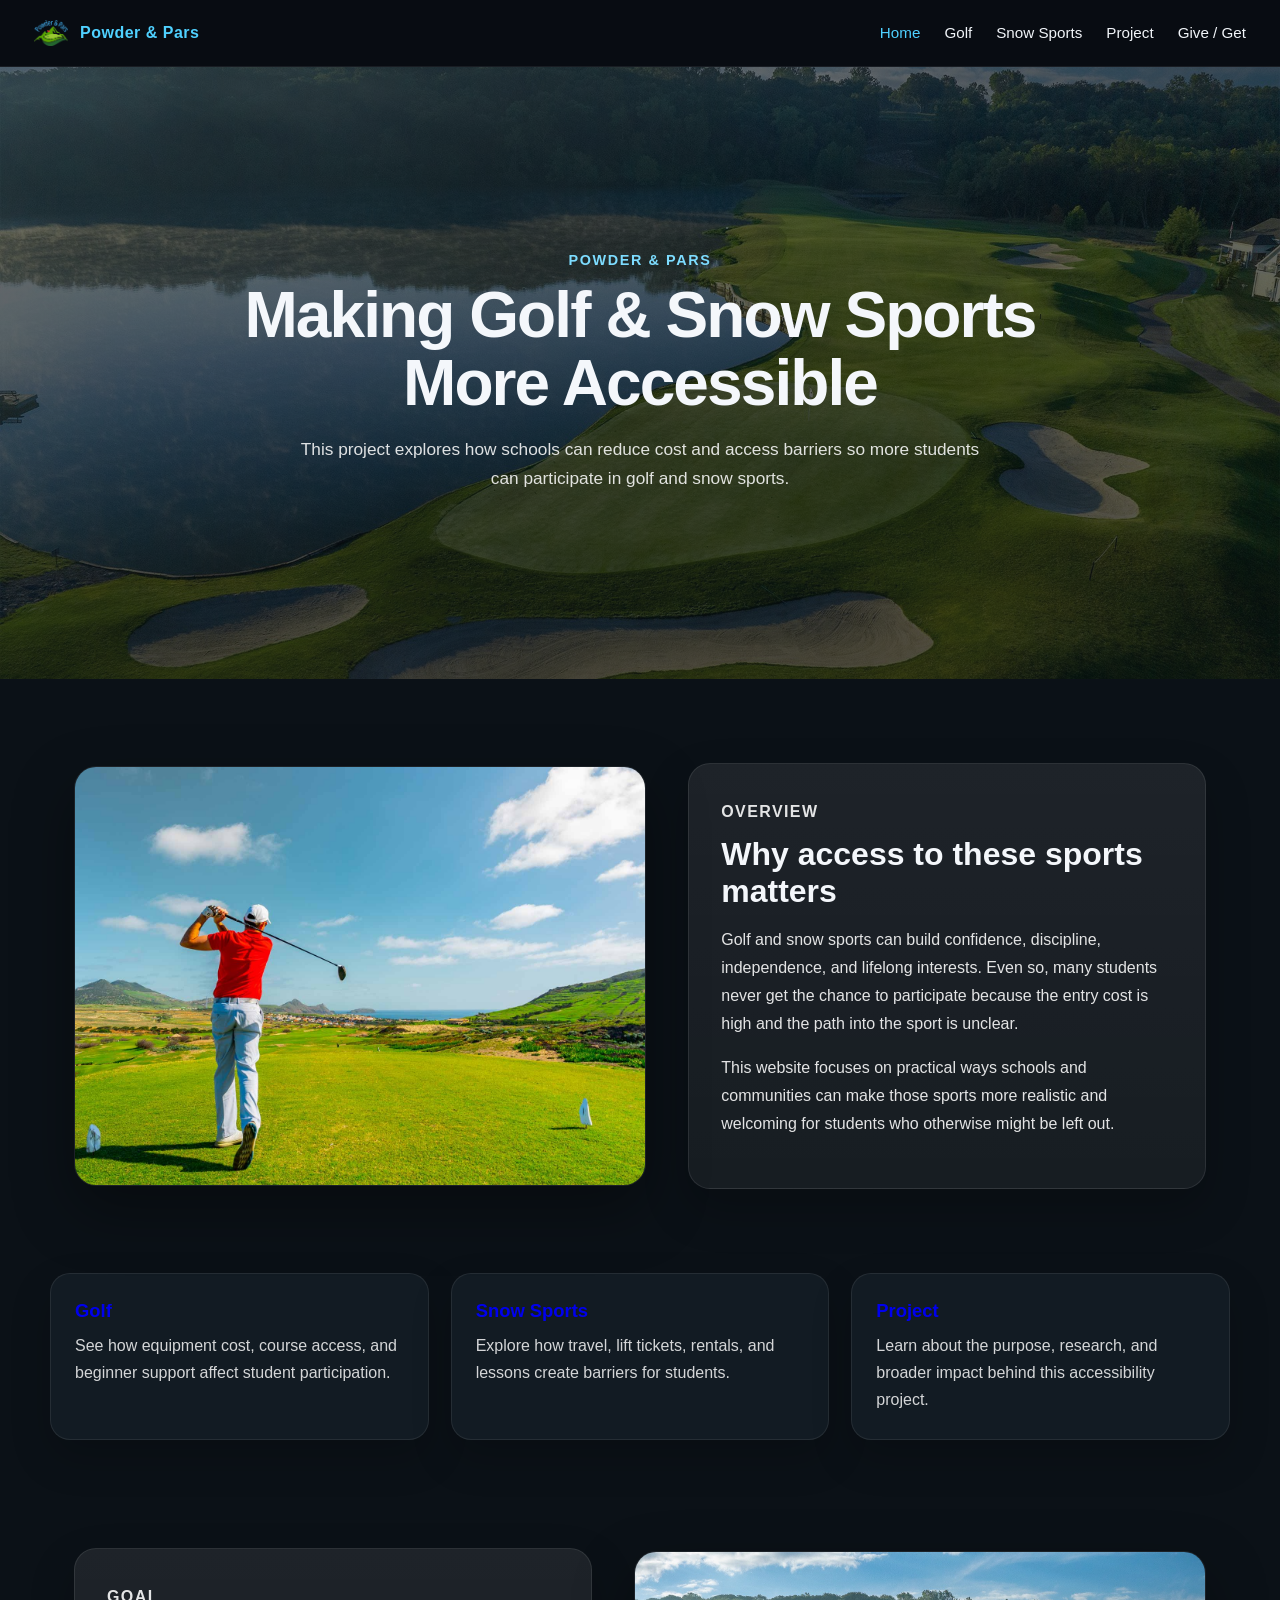
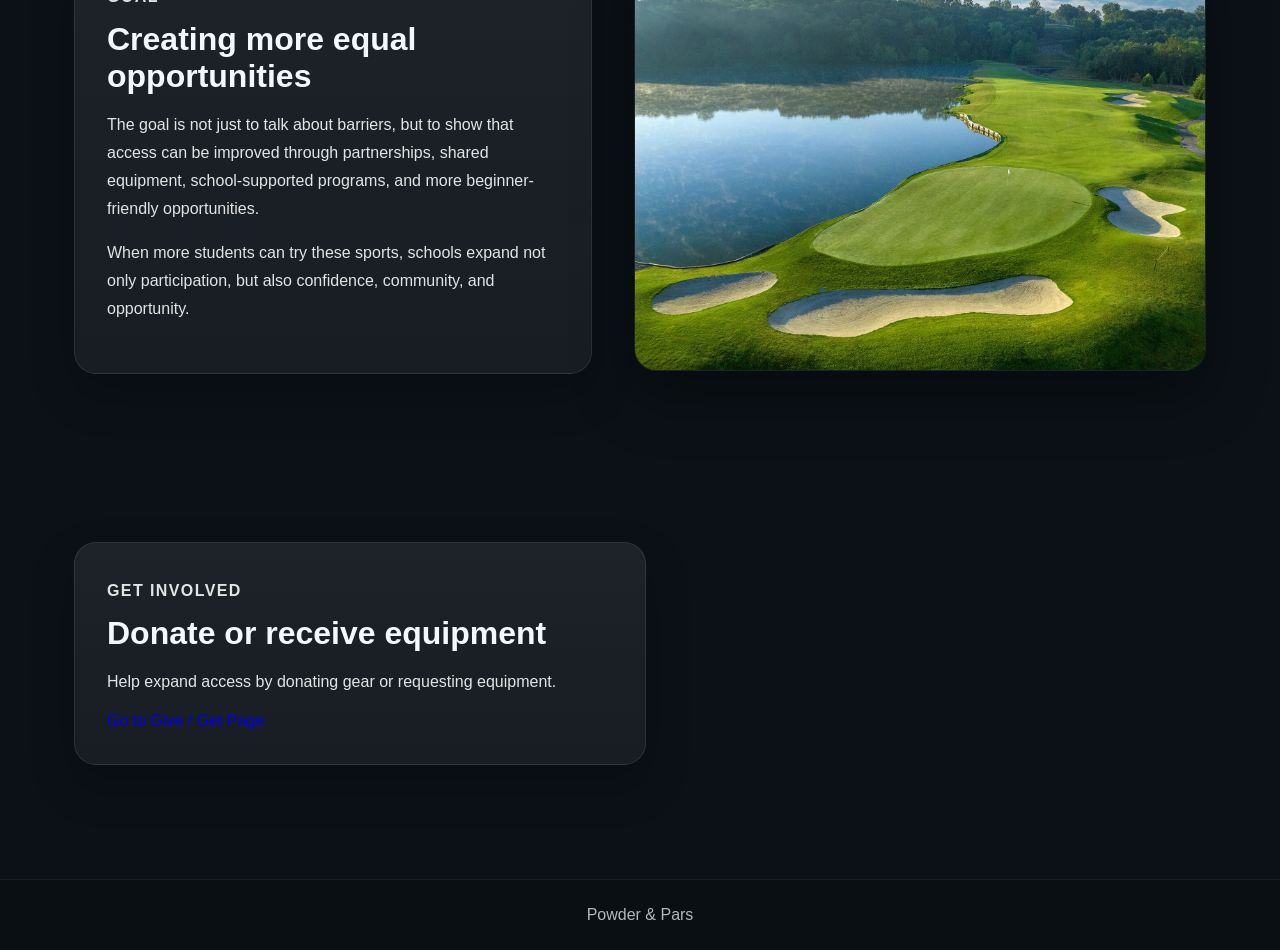
<file: index.html>
<!DOCTYPE html>
<html lang="en">
<head>
  <meta charset="UTF-8">
  <meta name="viewport" content="width=device-width, initial-scale=1.0">
  <title>Powder & Pars</title>
  <link rel="stylesheet" href="style.css">
</head>
<body>

  <nav class="navbar">
    <a href="index.html" class="brand">
      <img src="images/logo.png" alt="Access Sports logo" class="brand-logo">
      <span>Powder & Pars</span>
    </a>

    <ul class="nav-links">
      <li><a href="index.html" class="active">Home</a></li>
      <li><a href="golf.html">Golf</a></li>
      <li><a href="snow.html">Snow Sports</a></li>
      <li><a href="project.html">Project</a></li>
      <li><a href="give-get.html">Give / Get</a></li>
    </ul>
  </nav>

  <header class="page-hero" style="background-image: linear-gradient(rgba(8,12,18,0.58), rgba(8,12,18,0.72)), url('images/hero.jpg');">
    <div class="hero-inner">
      <p class="eyebrow">Powder & Pars</p>
      <h1>Making Golf &amp; Snow Sports More Accessible</h1>
      <p class="hero-subtext">
        This project explores how schools can reduce cost and access barriers so more students can participate in golf and snow sports.
      </p>
    </div>
  </header>

  <main>
    <section class="split-section">
      <div class="split-image-wrap">
        <img src="images/project1.jpg" alt="Students participating in sports" class="split-image">
      </div>
      <div class="split-text glass-card">
        <p class="section-label">Overview</p>
        <h2>Why access to these sports matters</h2>
        <p>
          Golf and snow sports can build confidence, discipline, independence, and lifelong interests. Even so, many students never get the chance to participate because the entry cost is high and the path into the sport is unclear.
        </p>
        <p>
          This website focuses on practical ways schools and communities can make those sports more realistic and welcoming for students who otherwise might be left out.
        </p>
      </div>
    </section>

    <section class="feature-band">
      <div class="feature-band-inner">
        <a href="golf.html" class="mini-card">
          <h3>Golf</h3>
          <p>See how equipment cost, course access, and beginner support affect student participation.</p>
        </a>

        <a href="snow.html" class="mini-card">
          <h3>Snow Sports</h3>
          <p>Explore how travel, lift tickets, rentals, and lessons create barriers for students.</p>
        </a>

        <a href="project.html" class="mini-card">
          <h3>Project</h3>
          <p>Learn about the purpose, research, and broader impact behind this accessibility project.</p>
        </a>
      </div>
    </section>

    <section class="split-section reverse">
      <div class="split-image-wrap">
        <img src="images/hero.jpg" alt="Golf and snow sports theme" class="split-image">
      </div>
      <div class="split-text glass-card">
        <p class="section-label">Goal</p>
        <h2>Creating more equal opportunities</h2>
        <p>
          The goal is not just to talk about barriers, but to show that access can be improved through partnerships, shared equipment, school-supported programs, and more beginner-friendly opportunities.
        </p>
        <p>
          When more students can try these sports, schools expand not only participation, but also confidence, community, and opportunity.
        </p>
      </div>
    </section>

    <section class="split-section">
  <div class="split-text glass-card">
    <p class="section-label">Get Involved</p>
    <h2>Donate or receive equipment</h2>
    <p>
      Help expand access by donating gear or requesting equipment.
    </p>

    <a href="give-get.html" class="cta-button">Go to Give / Get Page</a>
  </div>
</section>
    
  </main>

  <footer class="site-footer">
    <p>Powder & Pars</p>
  </footer>

  <script src="script.js"></script>
</body>
</html>
</file>
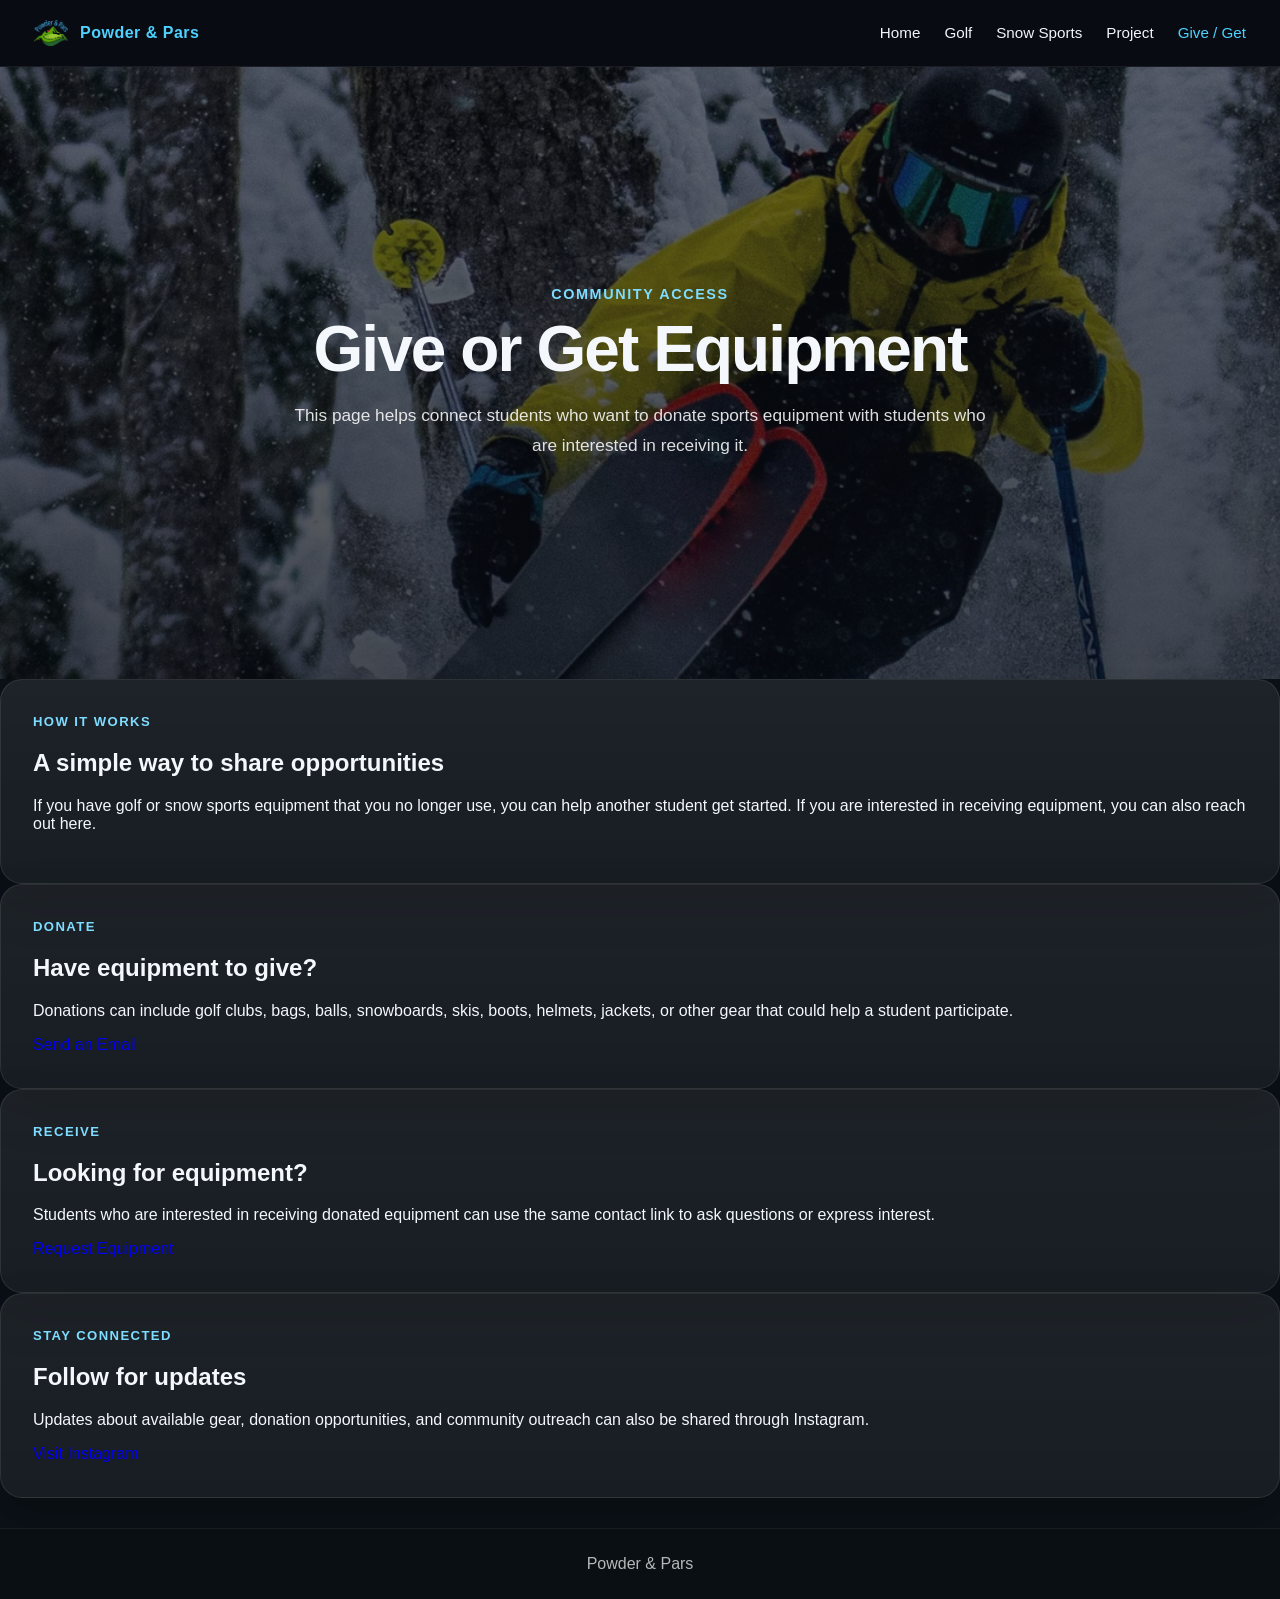
<file: give-get.html>
<!DOCTYPE html>
<html lang="en">
<head>
  <meta charset="UTF-8">
  <meta name="viewport" content="width=device-width, initial-scale=1.0">
  <title>Give / Get Equipment | Powder & Pars</title>
  <link rel="stylesheet" href="style.css">
</head>
<body>

  <nav class="navbar">
    <a href="index.html" class="brand">
      <img src="images/logo.png" alt="Access Sports logo" class="brand-logo">
      <span>Powder & Pars</span>
    </a>

    <ul class="nav-links">
      <li><a href="index.html">Home</a></li>
      <li><a href="golf.html">Golf</a></li>
      <li><a href="snow.html">Snow Sports</a></li>
      <li><a href="project.html">Project</a></li>
      <li><a href="give-get.html" class="active">Give / Get</a></li>
    </ul>
  </nav>

  <header class="page-hero" style="background-image: linear-gradient(rgba(8,12,18,0.6), rgba(8,12,18,0.72)), url('images/project-bg.jpg');">
    <div class="hero-inner">
      <p class="eyebrow">Community Access</p>
      <h1>Give or Get Equipment</h1>
      <p class="hero-subtext">
        This page helps connect students who want to donate sports equipment with students who are interested in receiving it.
      </p>
    </div>
  </header>

  <main class="compact-page">
    <section class="compact-intro">
      <div class="glass-card compact-intro-card">
        <p class="section-label">How It Works</p>
        <h2>A simple way to share opportunities</h2>
        <p>
          If you have golf or snow sports equipment that you no longer use, you can help another student get started.
          If you are interested in receiving equipment, you can also reach out here.
        </p>
      </div>
    </section>

    <section class="action-grid">
      <div class="glass-card action-card">
        <p class="section-label">Donate</p>
        <h2>Have equipment to give?</h2>
        <p>
          Donations can include golf clubs, bags, balls, snowboards, skis, boots, helmets, jackets, or other gear that could help a student participate.
        </p>
        <a href="mailto:coopbarrows@icloud.com?subject=Equipment Donation" class="cta-button">Send an Email</a>
      </div>

      <div class="glass-card action-card">
        <p class="section-label">Receive</p>
        <h2>Looking for equipment?</h2>
        <p>
          Students who are interested in receiving donated equipment can use the same contact link to ask questions or express interest.
        </p>
        <a href="mailto:coopbarrows@icloud.com?subject=Equipment Request" class="cta-button">Request Equipment</a>
      </div>

      <div class="glass-card action-card full-width-card">
        <p class="section-label">Stay Connected</p>
        <h2>Follow for updates</h2>
        <p>
          Updates about available gear, donation opportunities, and community outreach can also be shared through Instagram.
        </p>
        <a href="https://www.instagram.com/powderandpars?igsh=YjNjc3gwdGRrajgw&utm_source=qr" target="_blank" class="cta-button">Visit Instagram</a>
      </div>
    </section>
  </main>

  <footer class="site-footer">
    <p>Powder & Pars</p>
  </footer>

  <script src="script.js"></script>
</body>
</html>
</file>
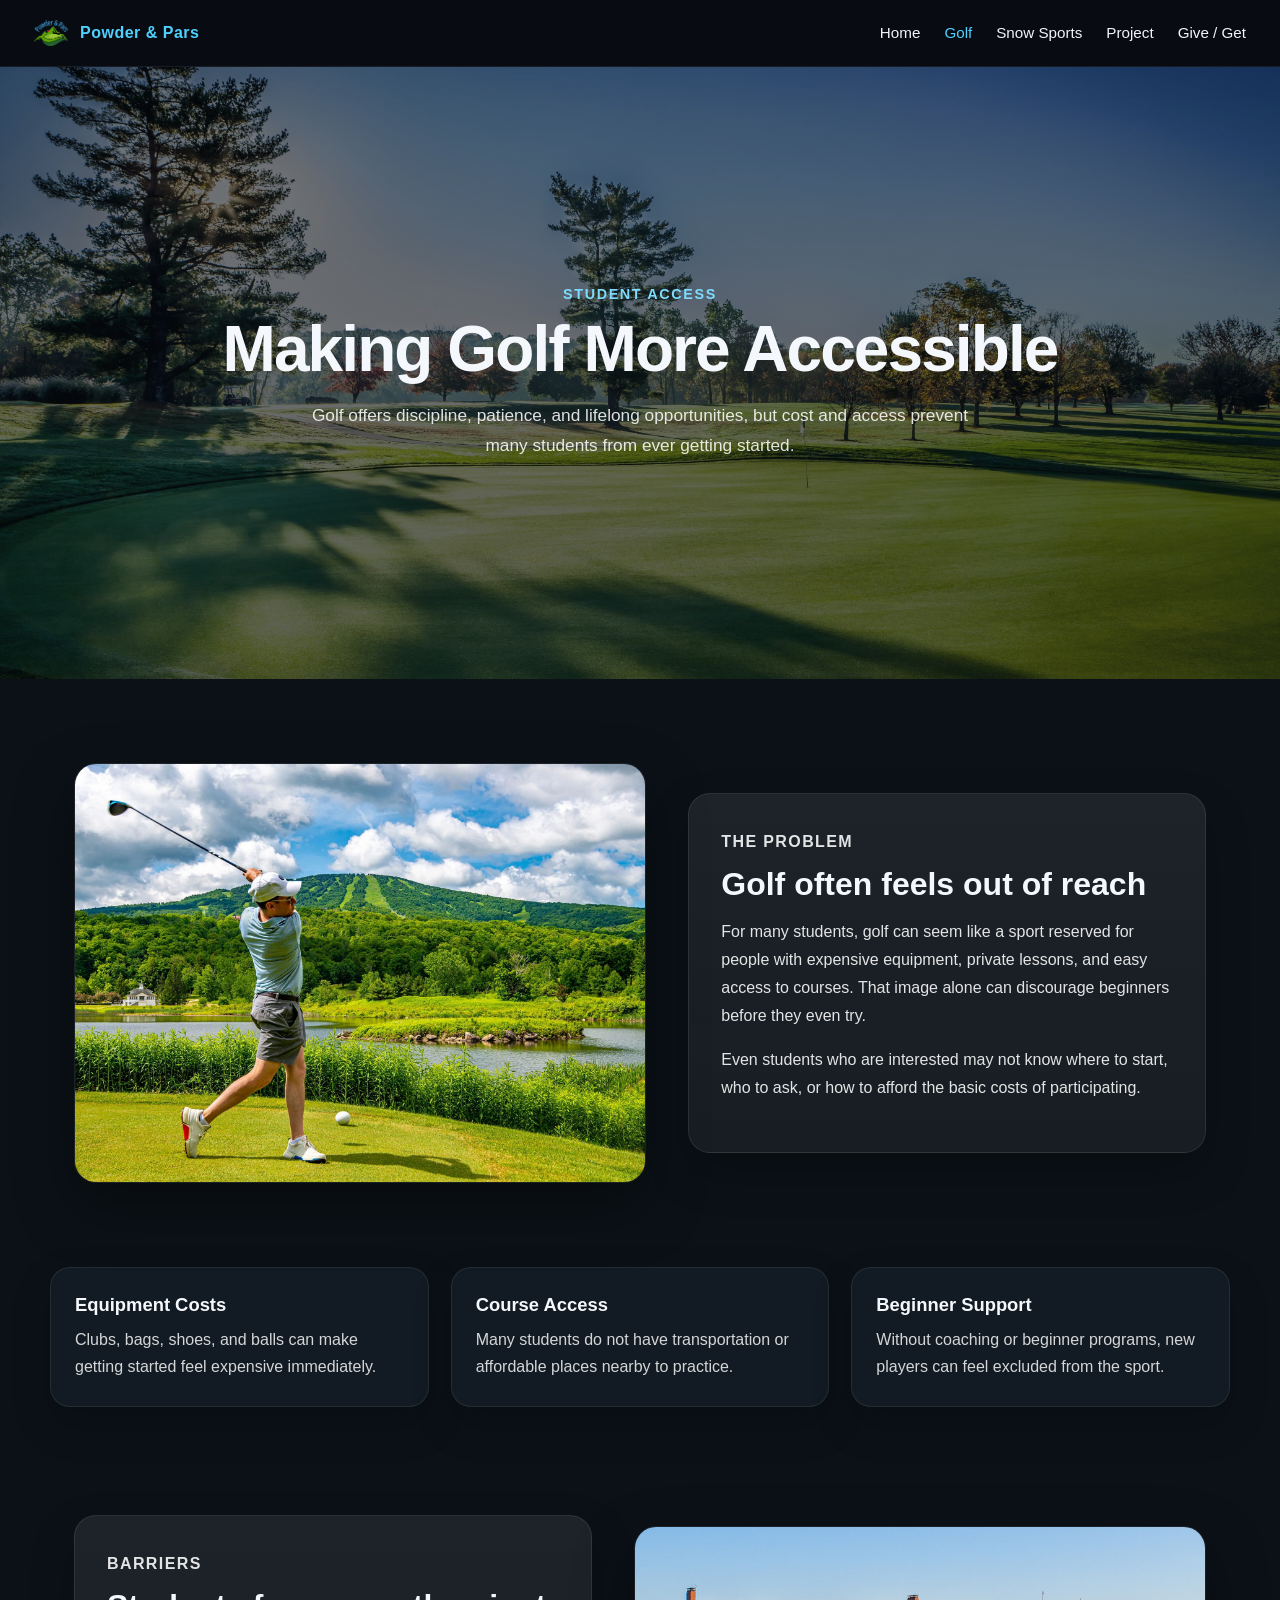
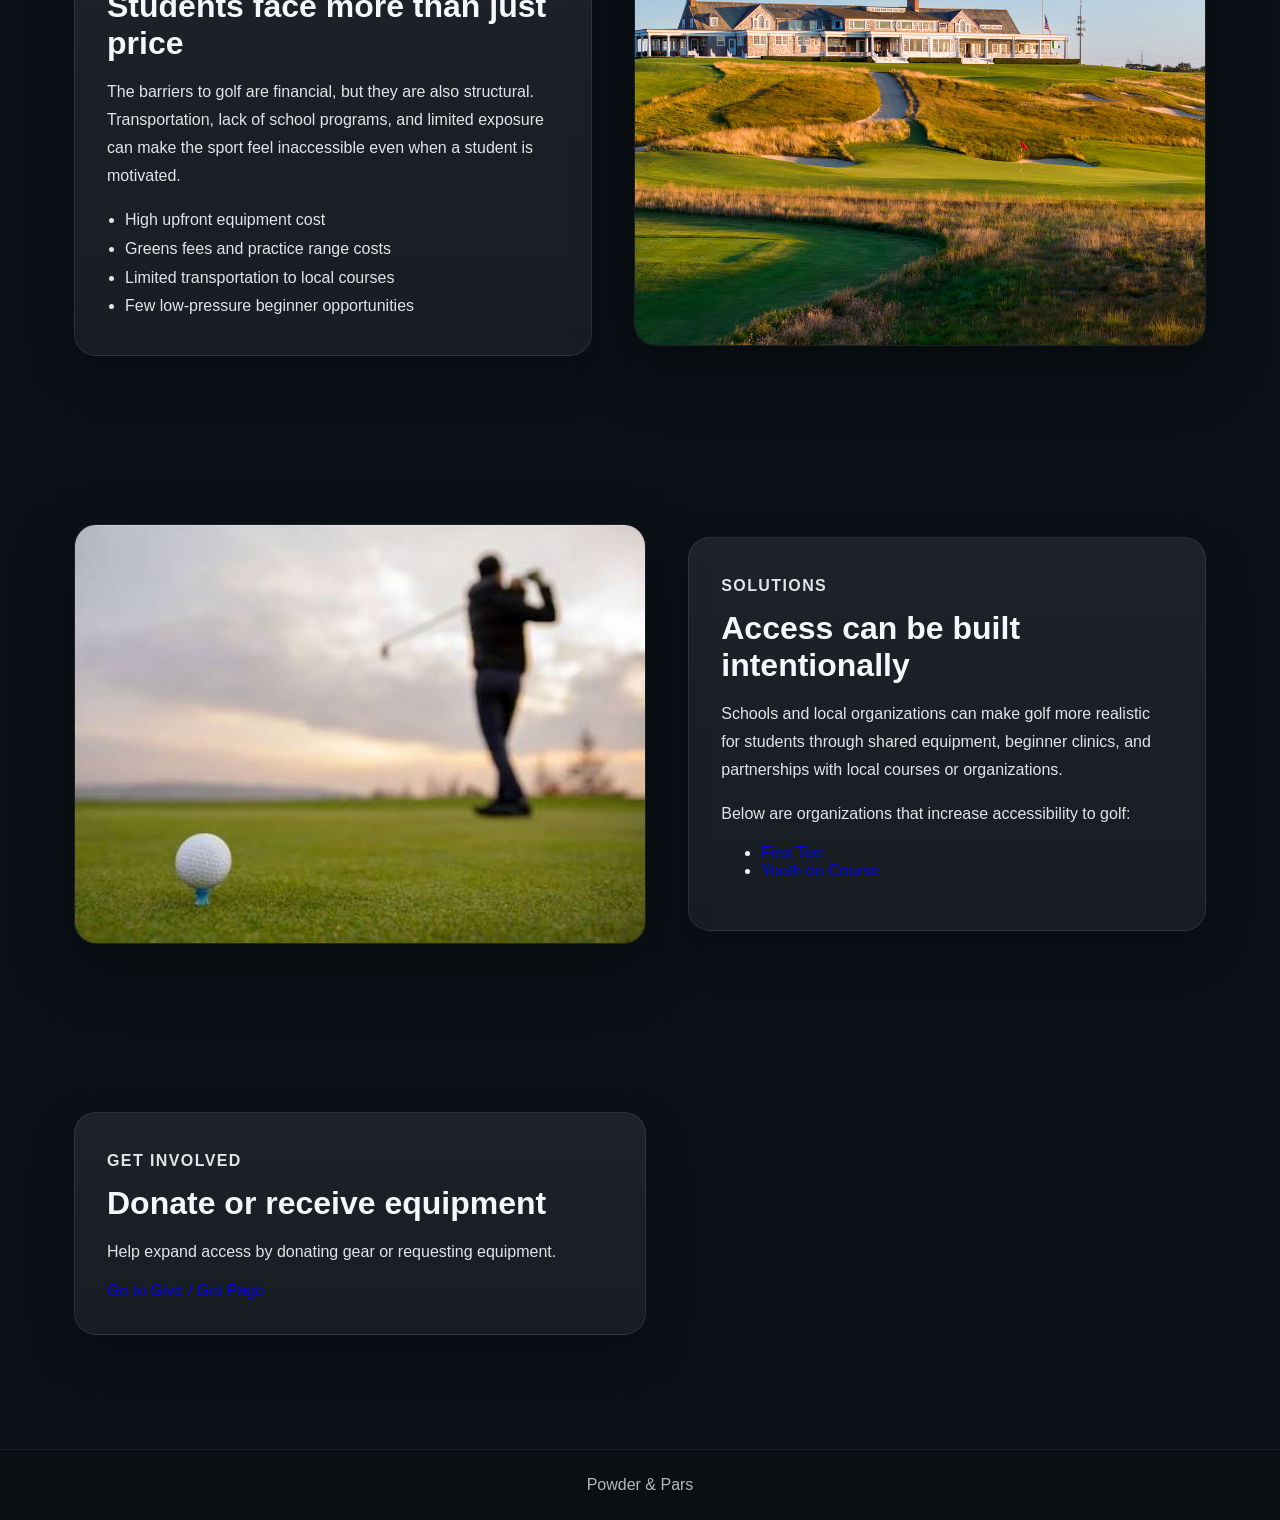
<file: golf.html>
<!DOCTYPE html>
<html lang="en">
<head>
  <meta charset="UTF-8">
  <meta name="viewport" content="width=device-width, initial-scale=1.0">
  <title>Golf Accessibility | Powder & Pars</title>
  <link rel="stylesheet" href="style.css">
</head>
<body>

  <nav class="navbar">
    <a href="index.html" class="brand">
      <img src="images/logo.png" alt="Access Sports logo" class="brand-logo">
      <span>Powder & Pars</span>
    </a>

    <ul class="nav-links">
      <li><a href="index.html">Home</a></li>
      <li><a href="golf.html" class="active">Golf</a></li>
      <li><a href="snow.html">Snow Sports</a></li>
      <li><a href="project.html">Project</a></li>
      <li><a href="give-get.html">Give / Get</a></li>
    </ul>
  </nav>

  <header class="page-hero" style="background-image: linear-gradient(rgba(7,12,18,0.55), rgba(7,12,18,0.65)), url('images/golf-bg.jpg');">
    <div class="hero-inner">
      <p class="eyebrow">Student Access</p>
      <h1>Making Golf More Accessible</h1>
      <p class="hero-subtext">
        Golf offers discipline, patience, and lifelong opportunities, but cost and access prevent many students from ever getting started.
      </p>
    </div>
  </header>

  <main>
    <section class="split-section">
      <div class="split-image-wrap">
        <img src="images/golf1.jpg" alt="Student golfer" class="split-image">
      </div>
      <div class="split-text glass-card">
        <p class="section-label">The Problem</p>
        <h2>Golf often feels out of reach</h2>
        <p>
          For many students, golf can seem like a sport reserved for people with expensive equipment, private lessons, and easy access to courses. That image alone can discourage beginners before they even try.
        </p>
        <p>
          Even students who are interested may not know where to start, who to ask, or how to afford the basic costs of participating.
        </p>
      </div>
    </section>

    <section class="feature-band">
      <div class="feature-band-inner">
        <div class="mini-card">
          <h3>Equipment Costs</h3>
          <p>Clubs, bags, shoes, and balls can make getting started feel expensive immediately.</p>
        </div>
        <div class="mini-card">
          <h3>Course Access</h3>
          <p>Many students do not have transportation or affordable places nearby to practice.</p>
        </div>
        <div class="mini-card">
          <h3>Beginner Support</h3>
          <p>Without coaching or beginner programs, new players can feel excluded from the sport.</p>
        </div>
      </div>
    </section>

    <section class="split-section reverse">
      <div class="split-image-wrap">
        <img src="images/golf2.jpg" alt="Golf equipment or course" class="split-image">
      </div>
      <div class="split-text glass-card">
        <p class="section-label">Barriers</p>
        <h2>Students face more than just price</h2>
        <p>
          The barriers to golf are financial, but they are also structural. Transportation, lack of school programs, and limited exposure can make the sport feel inaccessible even when a student is motivated.
        </p>
        <ul class="clean-list">
          <li>High upfront equipment cost</li>
          <li>Greens fees and practice range costs</li>
          <li>Limited transportation to local courses</li>
          <li>Few low-pressure beginner opportunities</li>
        </ul>
      </div>
    </section>

    <section class="split-section">
      <div class="split-image-wrap">
        <img src="images/golf3.jpg" alt="Golf lesson or youth players" class="split-image">
      </div>
      <div class="split-text glass-card">
        <p class="section-label">Solutions</p>
        <h2>Access can be built intentionally</h2>
        <p>
          Schools and local organizations can make golf more realistic for students through shared equipment, beginner clinics, and partnerships with local courses or organizations.
        </p>
        <p>Below are organizations that increase accessibility to golf:</p>
<ul>
  <li><a href="https://firsttee.org/" target="_blank">First Tee</a></li>
  <li><a href="https://youthoncourse.org/" target="_blank">Youth on Course</a></li>
</ul>

        </p>
      </div>
    </section>

    <section class="split-section">
  <div class="split-text glass-card">
    <p class="section-label">Get Involved</p>
    <h2>Donate or receive equipment</h2>
    <p>
      Help expand access by donating gear or requesting equipment.
    </p>

    <a href="give-get.html" class="cta-button">Go to Give / Get Page</a>
  </div>
</section>
    
  </main>

  <footer class="site-footer">
    <p>Powder & Pars</p>
  </footer>

  <script src="script.js"></script>
</body>
</html>
</file>
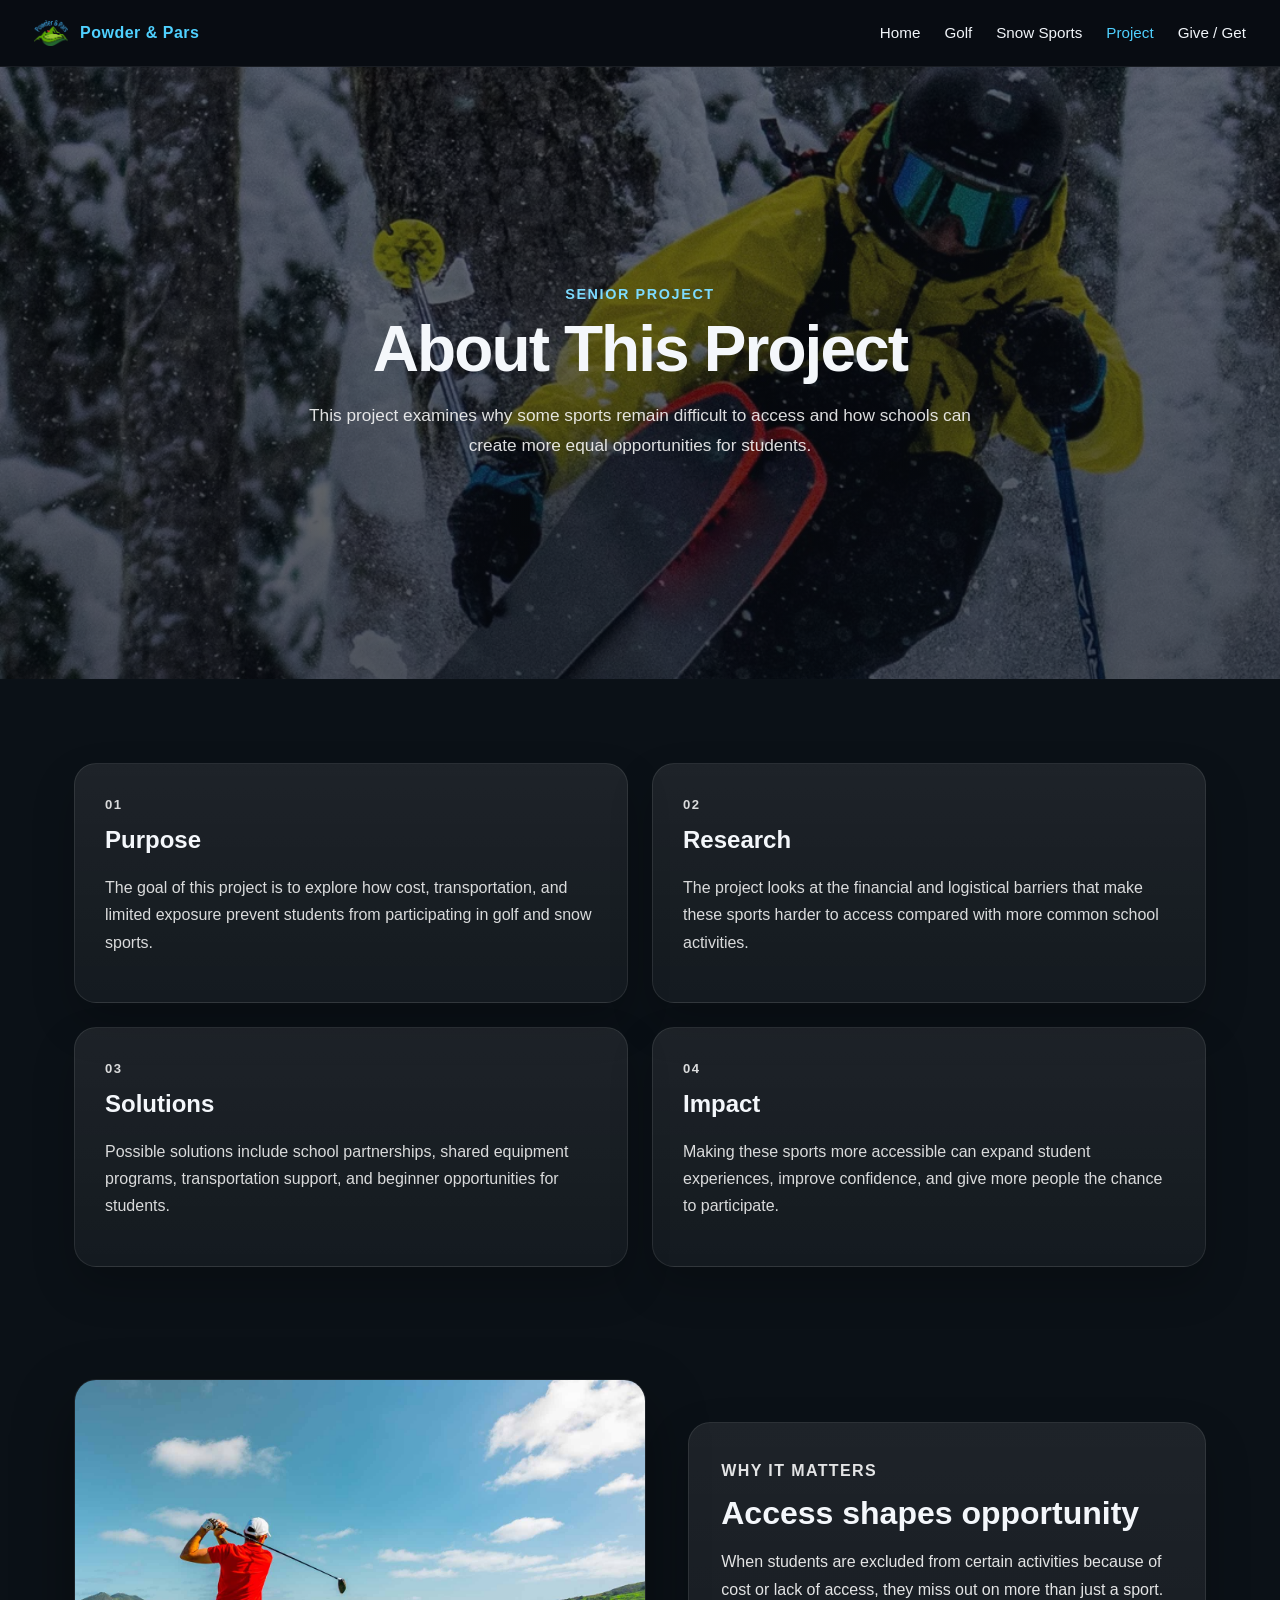
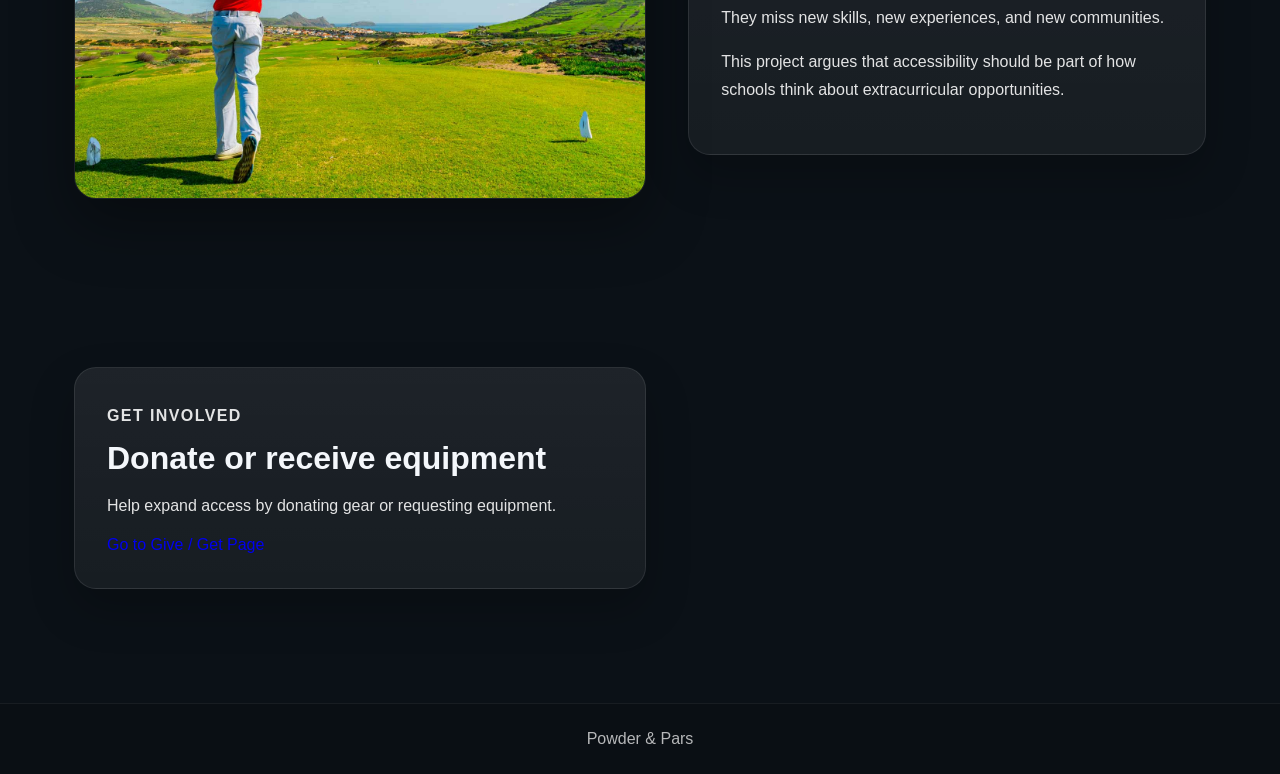
<file: project.html>
<!DOCTYPE html>
<html lang="en">
<head>
  <meta charset="UTF-8">
  <meta name="viewport" content="width=device-width, initial-scale=1.0">
  <title>Project Information | Powder & Pars</title>
  <link rel="stylesheet" href="style.css">
</head>
<body>

  <nav class="navbar">
    <a href="index.html" class="brand">
      <img src="images/logo.png" alt="Access Sports logo" class="brand-logo">
      <span>Powder & Pars</span>
    </a>

    <ul class="nav-links">
      <li><a href="index.html">Home</a></li>
      <li><a href="golf.html">Golf</a></li>
      <li><a href="snow.html">Snow Sports</a></li>
      <li><a href="project.html" class="active">Project</a></li>
      <li><a href="give-get.html">Give / Get</a></li>
    </ul>
  </nav>

  <header class="page-hero" style="background-image: linear-gradient(rgba(8,12,18,0.58), rgba(8,12,18,0.68)), url('images/project-bg.jpg');">
    <div class="hero-inner">
      <p class="eyebrow">Senior Project</p>
      <h1>About This Project</h1>
      <p class="hero-subtext">
        This project examines why some sports remain difficult to access and how schools can create more equal opportunities for students.
      </p>
    </div>
  </header>

  <main>
    <section class="grid-section">
      <div class="info-card">
        <p class="section-label">01</p>
        <h2>Purpose</h2>
        <p>
          The goal of this project is to explore how cost, transportation, and limited exposure prevent students from participating in golf and snow sports.
        </p>
      </div>

      <div class="info-card">
        <p class="section-label">02</p>
        <h2>Research</h2>
        <p>
          The project looks at the financial and logistical barriers that make these sports harder to access compared with more common school activities.
        </p>
      </div>

      <div class="info-card">
        <p class="section-label">03</p>
        <h2>Solutions</h2>
        <p>
          Possible solutions include school partnerships, shared equipment programs, transportation support, and beginner opportunities for students.
        </p>
      </div>

      <div class="info-card">
        <p class="section-label">04</p>
        <h2>Impact</h2>
        <p>
          Making these sports more accessible can expand student experiences, improve confidence, and give more people the chance to participate.
        </p>
      </div>
    </section>

    <section class="split-section">
      <div class="split-image-wrap">
        <img src="images/project1.jpg" alt="Project research or student work" class="split-image">
      </div>
      <div class="split-text glass-card">
        <p class="section-label">Why It Matters</p>
        <h2>Access shapes opportunity</h2>
        <p>
          When students are excluded from certain activities because of cost or lack of access, they miss out on more than just a sport. They miss new skills, new experiences, and new communities.
        </p>
        <p>
          This project argues that accessibility should be part of how schools think about extracurricular opportunities.
        </p>
      </div>
    </section>

    <section class="split-section">
  <div class="split-text glass-card">
    <p class="section-label">Get Involved</p>
    <h2>Donate or receive equipment</h2>
    <p>
      Help expand access by donating gear or requesting equipment.
    </p>

    <a href="give-get.html" class="cta-button">Go to Give / Get Page</a>
  </div>
</section>
    
  </main>

  <footer class="site-footer">
    <p>Powder & Pars</p>
  </footer>

  <script src="script.js"></script>
</body>
</html>
</file>
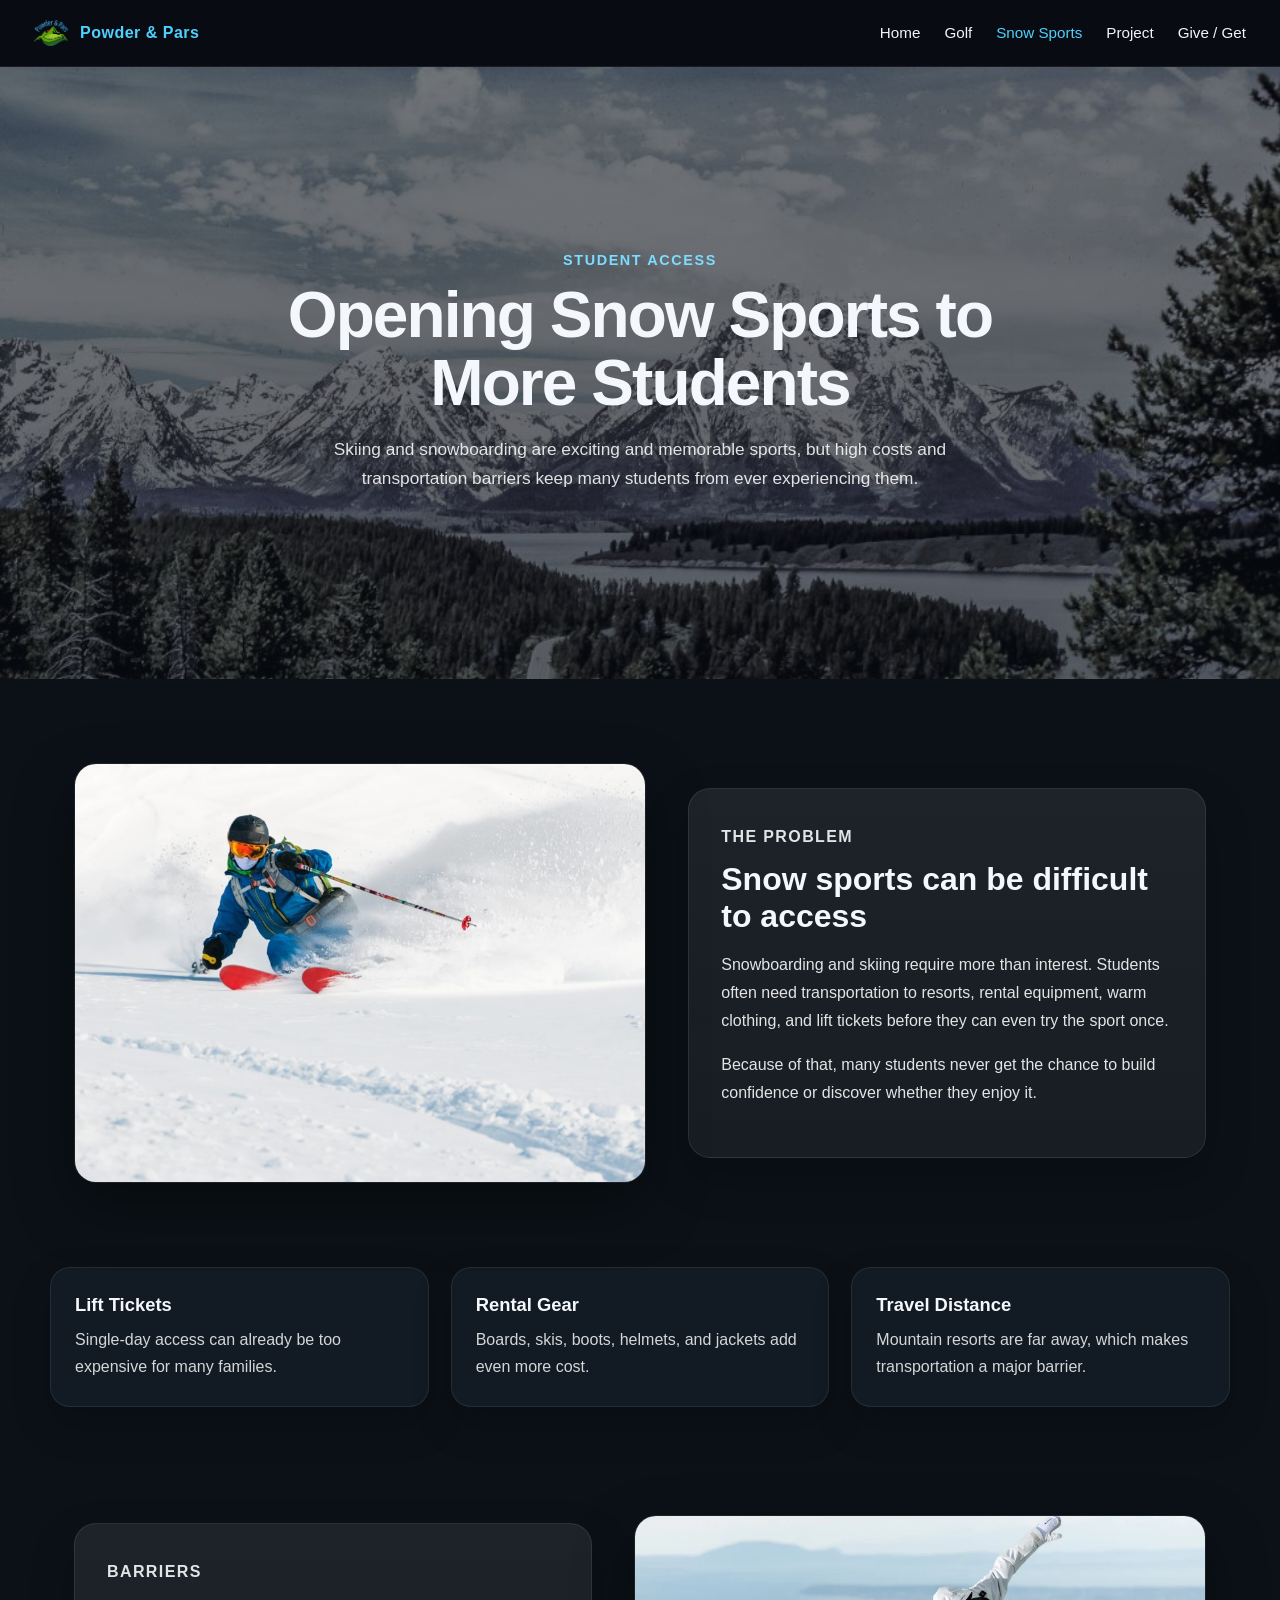
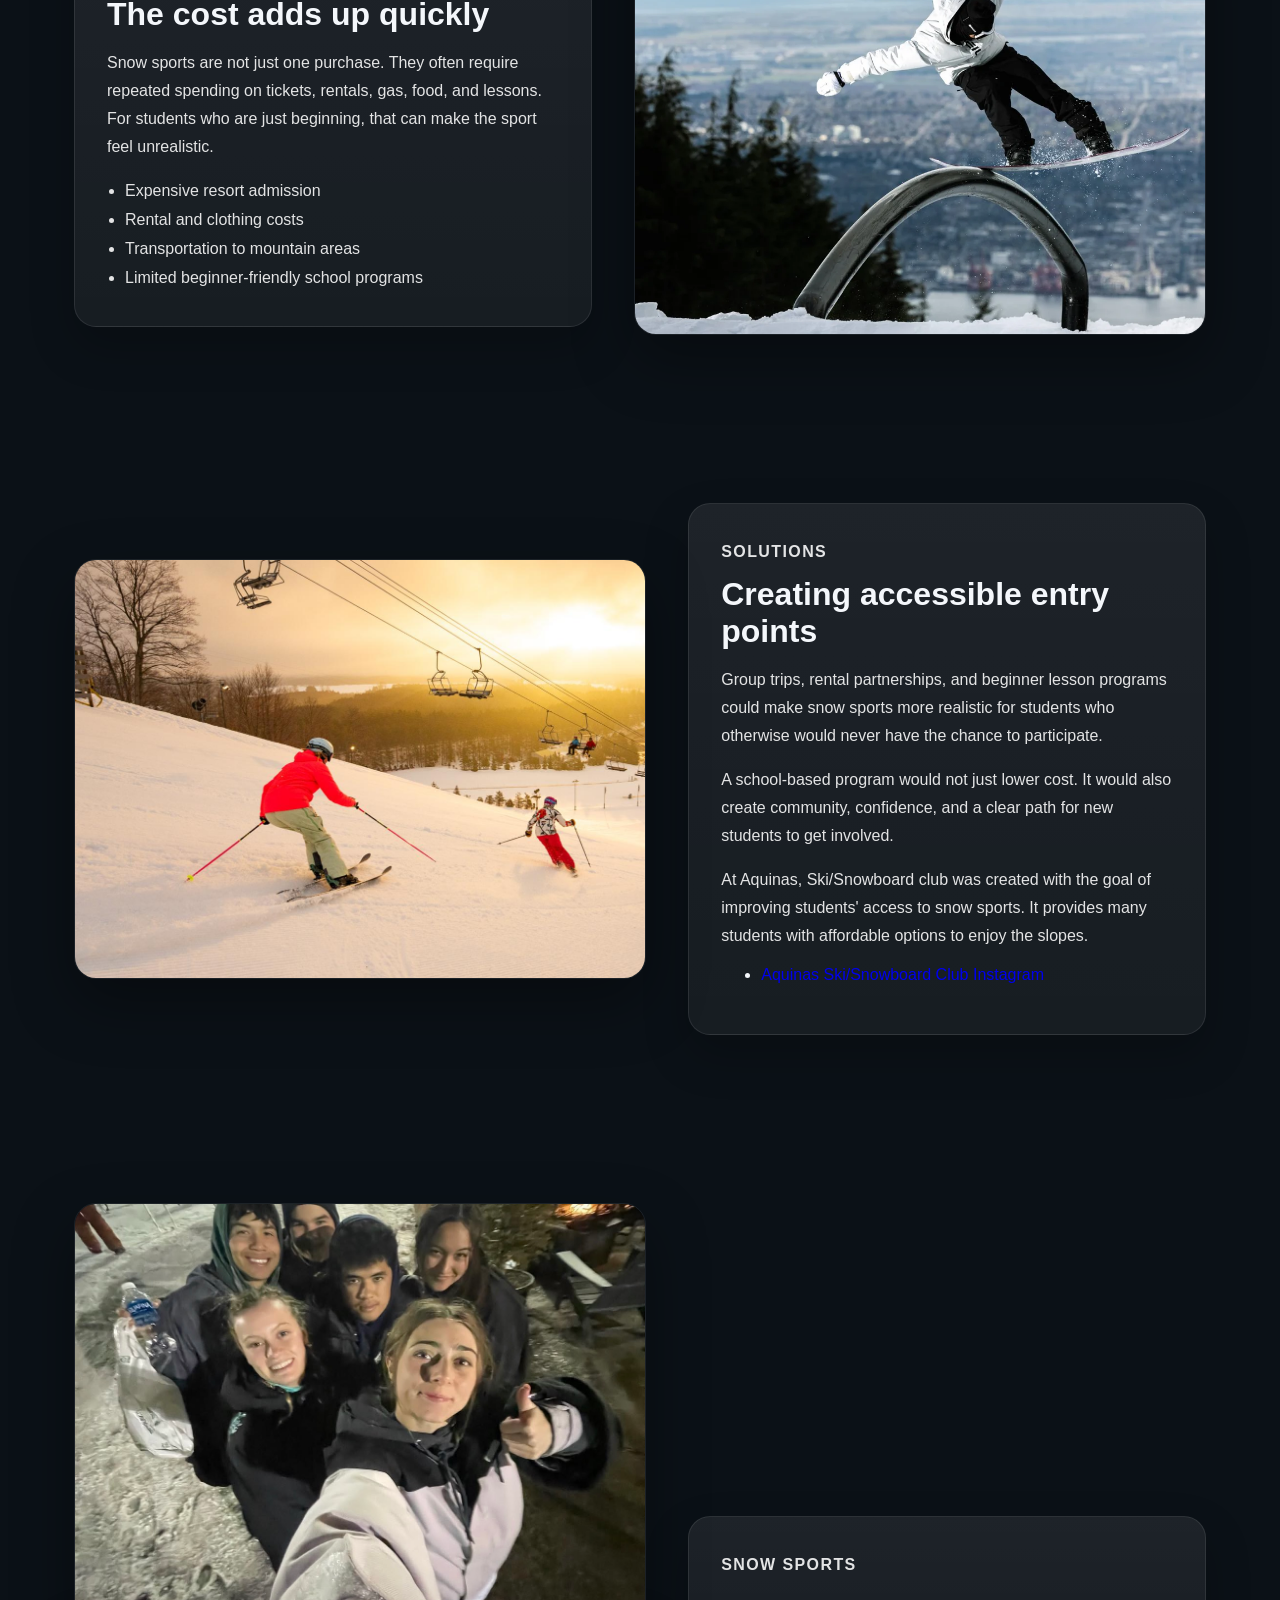
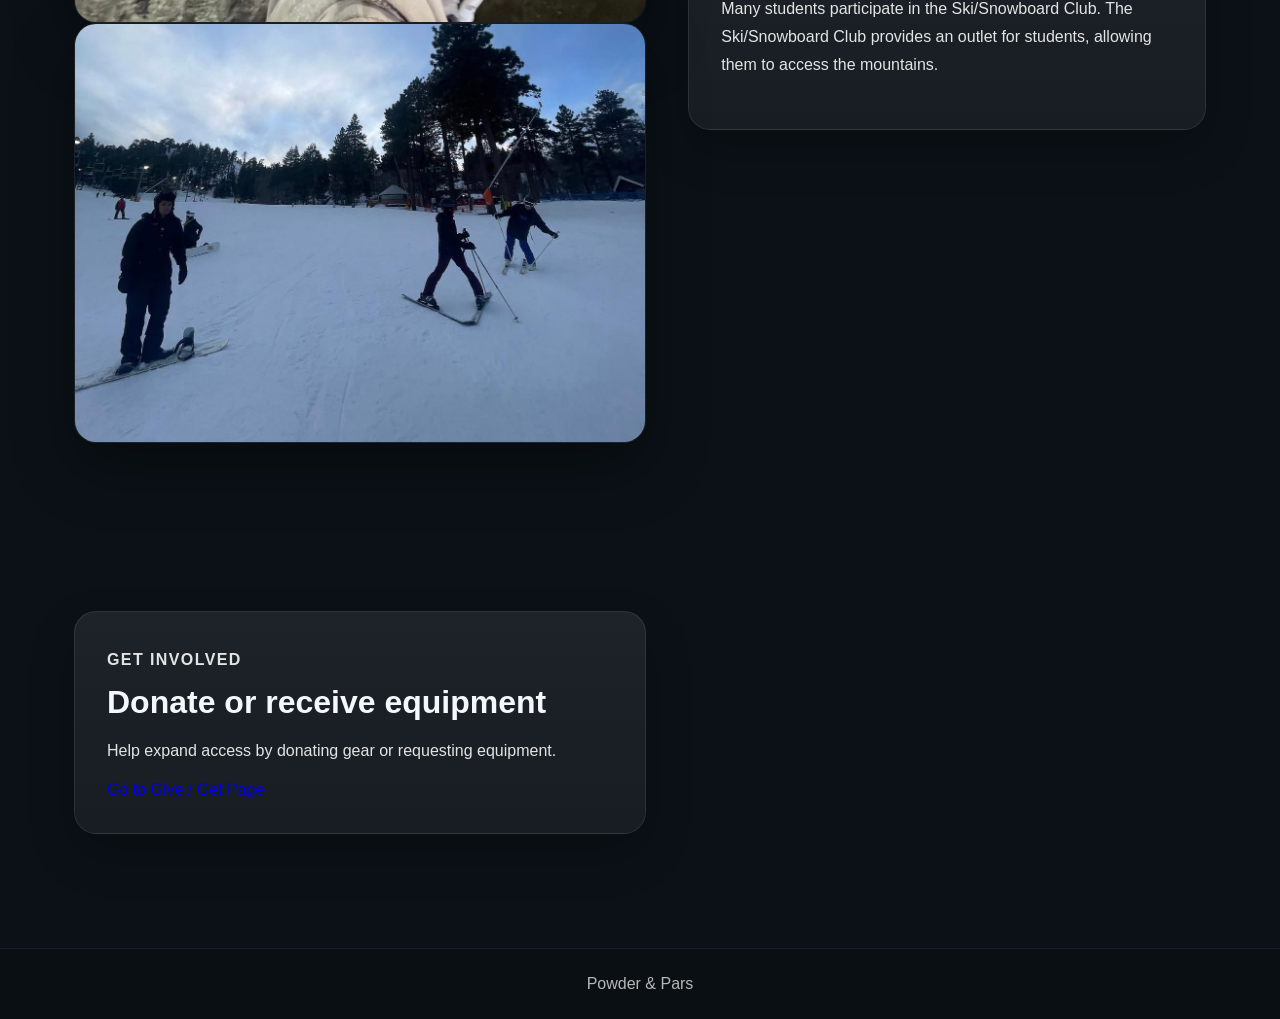
<file: snow.html>
<!DOCTYPE html>
<html lang="en">
<head>
  <meta charset="UTF-8">
  <meta name="viewport" content="width=device-width, initial-scale=1.0">
  <title>Snow Sports Accessibility | Powder & Pars</title>
  <link rel="stylesheet" href="style.css">
</head>
<body>

  <nav class="navbar">
    <a href="index.html" class="brand">
      <img src="images/logo.png" alt="Access Sports logo" class="brand-logo">
      <span>Powder & Pars</span>
    </a>

    <ul class="nav-links">
      <li><a href="index.html">Home</a></li>
      <li><a href="golf.html">Golf</a></li>
      <li><a href="snow.html" class="active">Snow Sports</a></li>
      <li><a href="project.html">Project</a></li>
      <li><a href="give-get.html">Give / Get</a></li>
    </ul>
  </nav>

  <header class="page-hero" style="background-image: linear-gradient(rgba(8,13,20,0.55), rgba(8,13,20,0.65)), url('images/snow-bg.jpg');">
    <div class="hero-inner">
      <p class="eyebrow">Student Access</p>
      <h1>Opening Snow Sports to More Students</h1>
      <p class="hero-subtext">
        Skiing and snowboarding are exciting and memorable sports, but high costs and transportation barriers keep many students from ever experiencing them.
      </p>
    </div>
  </header>

  <main>
    <section class="split-section">
      <div class="split-image-wrap">
        <img src="images/snow1.jpg" alt="Students skiing or snowboarding" class="split-image">
      </div>
      <div class="split-text glass-card">
        <p class="section-label">The Problem</p>
        <h2>Snow sports can be difficult to access</h2>
        <p>
          Snowboarding and skiing require more than interest. Students often need transportation to resorts, rental equipment, warm clothing, and lift tickets before they can even try the sport once.
        </p>
        <p>
          Because of that, many students never get the chance to build confidence or discover whether they enjoy it.
        </p>
      </div>
    </section>

    <section class="feature-band">
      <div class="feature-band-inner">
        <div class="mini-card">
          <h3>Lift Tickets</h3>
          <p>Single-day access can already be too expensive for many families.</p>
        </div>
        <div class="mini-card">
          <h3>Rental Gear</h3>
          <p>Boards, skis, boots, helmets, and jackets add even more cost.</p>
        </div>
        <div class="mini-card">
          <h3>Travel Distance</h3>
          <p>Mountain resorts are far away, which makes transportation a major barrier.</p>
        </div>
      </div>
    </section>

    <section class="split-section reverse">
      <div class="split-image-wrap">
        <img src="images/snow2.jpg" alt="Snowboarding gear or mountain scene" class="split-image">
      </div>
      <div class="split-text glass-card">
        <p class="section-label">Barriers</p>
        <h2>The cost adds up quickly</h2>
        <p>
          Snow sports are not just one purchase. They often require repeated spending on tickets, rentals, gas, food, and lessons. For students who are just beginning, that can make the sport feel unrealistic.
        </p>
        <ul class="clean-list">
          <li>Expensive resort admission</li>
          <li>Rental and clothing costs</li>
          <li>Transportation to mountain areas</li>
          <li>Limited beginner-friendly school programs</li>
        </ul>
      </div>
    </section>

    <section class="split-section">
      <div class="split-image-wrap">
        <img src="images/snow3.jpg" alt="Students learning snow sports" class="split-image">
      </div>
      <div class="split-text glass-card">
        <p class="section-label">Solutions</p>
        <h2>Creating accessible entry points</h2>
        <p>
          Group trips, rental partnerships, and beginner lesson programs could make snow sports more realistic for students who otherwise would never have the chance to participate.
        </p>
        <p>
          A school-based program would not just lower cost. It would also create community, confidence, and a clear path for new students to get involved.
        </p>
        <p>
          At Aquinas, Ski/Snowboard club was created with the goal of improving students' access to snow sports. It provides many students with affordable options to enjoy the slopes.
        </p>
        <p>
        <ul>
  <li><a href="https://www.instagram.com/aquinas_ski_club?igsh=NTc4MTIwNjQ2YQ%3D%3D&utm_source=qr" target="_blank">Aquinas Ski/Snowboard Club Instagram</a></li>
        </ul>
      </p>
      </div>
    </section>

   <section class="split-section">

  <div class="split-image-wrap grid">
    <img src="images/skiclub.jpg" class="split-image">
    <img src="images/skiclub2.jpg" class="split-image">
  </div>

  <div class="split-text glass-card">
    <p class="section-label">Snow Sports</p>
    <p>
      Many students participate in the Ski/Snowboard Club. The Ski/Snowboard Club provides an outlet for students, allowing them to access the mountains.
    </p>
  </div>

</section>

  <section class="split-section">
  <div class="split-text glass-card">
    <p class="section-label">Get Involved</p>
    <h2>Donate or receive equipment</h2>
    <p>
      Help expand access by donating gear or requesting equipment.
    </p>

    <a href="give-get.html" class="cta-button">Go to Give / Get Page</a>
  </div>
</section>
    
  </main>

  <footer class="site-footer">
    <p>Powder & Pars</p>
  </footer>

  <script src="script.js"></script>
</body>
</html>
</file>
<file: style.css>
* {
  box-sizing: border-box;
}

html {
  scroll-behavior: smooth;
}

body {
  margin: 0;
  font-family: Arial, Helvetica, sans-serif;
  background: #0b1117;
  color: #f4f7fb;
  opacity: 1;
  transition: opacity 0.22s ease;
}

img {
  max-width: 100%;
  display: block;
}

a {
  text-decoration: none;
}

/* NAVIGATION */
.navbar {
  position: sticky;
  top: 0;
  z-index: 1000;
  background: rgba(9, 13, 19, 0.92);
  backdrop-filter: blur(10px);
  border-bottom: 1px solid rgba(255,255,255,0.07);
  display: flex;
  justify-content: space-between;
  align-items: center;
  padding: 16px 34px;
}

.brand {
  display: flex;
  align-items: center;
  gap: 12px;
  color: #4fd1ff;
  font-weight: 700;
  letter-spacing: 0.5px;
  font-size: 1rem;
}

.brand-logo {
  width: 34px;
  height: 34px;
  object-fit: contain;
}

.nav-links {
  list-style: none;
  display: flex;
  gap: 24px;
  margin: 0;
  padding: 0;
}

.nav-links a {
  color: #f1f5f9;
  font-size: 0.95rem;
  font-weight: 500;
  transition: color 0.2s ease, opacity 0.2s ease;
}

.nav-links a:hover,
.nav-links a.active {
  color: #4fd1ff;
}

/* HERO */
.page-hero {
  min-height: 68vh;
  display: flex;
  align-items: center;
  justify-content: center;
  padding: 80px 24px;
  background-size: cover;
  background-position: center;
  background-repeat: no-repeat;
}

.hero-inner {
  max-width: 860px;
  text-align: center;
}

.eyebrow {
  margin: 0 0 14px;
  color: #7ddcff;
  font-size: 0.9rem;
  font-weight: 700;
  text-transform: uppercase;
  letter-spacing: 1.6px;
}

.page-hero h1 {
  margin: 0 0 18px;
  font-size: clamp(2.2rem, 5vw, 4.2rem);
  line-height: 1.05;
  letter-spacing: -0.03em;
}

.hero-subtext {
  margin: 0 auto;
  max-width: 700px;
  color: rgba(255,255,255,0.86);
  font-size: 1.08rem;
  line-height: 1.7;
}

/* HOME PAGE */
.home-intro {
  max-width: 1180px;
  margin: 0 auto;
  padding: 72px 24px 20px;
}

.home-intro-card {
  max-width: 860px;
  margin: 0 auto;
  background: linear-gradient(180deg, rgba(255,255,255,0.08), rgba(255,255,255,0.05));
  border: 1px solid rgba(255,255,255,0.09);
  border-radius: 22px;
  padding: 34px 32px;
  box-shadow: 0 20px 45px rgba(0,0,0,0.22);
}

.home-intro-card h2 {
  margin-top: 0;
  margin-bottom: 14px;
  font-size: 2rem;
  line-height: 1.15;
}

.home-intro-card p {
  color: rgba(255,255,255,0.88);
  line-height: 1.75;
}

.home-cards {
  max-width: 1180px;
  margin: 0 auto;
  padding: 28px 24px 84px;
  display: grid;
  grid-template-columns: repeat(3, 1fr);
  gap: 24px;
}

.home-card {
  overflow: hidden;
  border-radius: 22px;
  background: #121b23;
  border: 1px solid rgba(255,255,255,0.08);
  box-shadow: 0 18px 40px rgba(0,0,0,0.18);
  transition: transform 0.22s ease, box-shadow 0.22s ease, border-color 0.22s ease;
  color: #f4f7fb;
}

.home-card:hover {
  transform: translateY(-6px);
  box-shadow: 0 24px 50px rgba(0,0,0,0.24);
  border-color: rgba(79, 209, 255, 0.32);
}

.home-card img {
  width: 100%;
  height: 220px;
  object-fit: cover;
}

.home-card-content {
  padding: 24px;
}

.home-card-content h3 {
  margin-top: 0;
  margin-bottom: 10px;
  font-size: 1.35rem;
}

.home-card-content p {
  margin-bottom: 16px;
  color: rgba(255,255,255,0.82);
  line-height: 1.7;
}

.card-link {
  color: #7ddcff;
  font-weight: 700;
  font-size: 0.95rem;
}

/* SHARED INNER PAGE SECTIONS */
main {
  width: 100%;
}

.split-section {
  max-width: 1180px;
  margin: 0 auto;
  padding: 84px 24px;
  display: grid;
  grid-template-columns: 1.05fr 0.95fr;
  gap: 42px;
  align-items: center;
}

.split-section.reverse {
  grid-template-columns: 0.95fr 1.05fr;
}

.split-section.reverse .split-image-wrap {
  order: 2;
}

.split-section.reverse .split-text {
  order: 1;
}

.split-image-wrap {
  position: relative;
}

.split-image {
  width: 100%;
  height: 420px;
  object-fit: cover;
  border-radius: 22px;
  box-shadow: 0 24px 60px rgba(0,0,0,0.35);
  border: 1px solid rgba(255,255,255,0.07);
}

.glass-card {
  background: linear-gradient(180deg, rgba(255,255,255,0.08), rgba(255,255,255,0.05));
  border: 1px solid rgba(255,255,255,0.09);
  border-radius: 22px;
  padding: 34px 32px;
  box-shadow: 0 20px 45px rgba(0,0,0,0.22);
}

.section-label {
  margin: 0 0 10px;
  color: #7ddcff;
  font-weight: 700;
  text-transform: uppercase;
  letter-spacing: 1.4px;
  font-size: 0.82rem;
}

.split-text h2,
.info-card h2,
.mini-card h3 {
  margin-top: 0;
}

.split-text h2 {
  margin-bottom: 14px;
  font-size: 2rem;
  line-height: 1.15;
}

.split-text p {
  color: rgba(255,255,255,0.88);
  line-height: 1.75;
  font-size: 1rem;
}

.clean-list {
  margin: 16px 0 0;
  padding-left: 18px;
  color: rgba(255,255,255,0.88);
  line-height: 1.8;
}

/* FEATURE BAND */
.feature-band {
  padding: 0 24px 24px;
}

.feature-band-inner {
  max-width: 1180px;
  margin: 0 auto;
  display: grid;
  grid-template-columns: repeat(3, 1fr);
  gap: 22px;
}

.mini-card {
  background: #121b23;
  border: 1px solid rgba(255,255,255,0.08);
  border-radius: 20px;
  padding: 26px 24px;
  box-shadow: 0 18px 40px rgba(0,0,0,0.18);
}

.mini-card h3 {
  margin-bottom: 10px;
  font-size: 1.15rem;
}

.mini-card p {
  margin: 0;
  line-height: 1.7;
  color: rgba(255,255,255,0.82);
}

/* PROJECT GRID */
.grid-section {
  max-width: 1180px;
  margin: 0 auto;
  padding: 84px 24px 28px;
  display: grid;
  grid-template-columns: repeat(2, 1fr);
  gap: 24px;
}

.info-card {
  background: linear-gradient(180deg, rgba(255,255,255,0.08), rgba(255,255,255,0.04));
  border: 1px solid rgba(255,255,255,0.09);
  border-radius: 22px;
  padding: 30px;
  box-shadow: 0 20px 44px rgba(0,0,0,0.2);
}

.info-card p {
  color: rgba(255,255,255,0.84);
  line-height: 1.7;
}

/* FOOTER */
.site-footer {
  margin-top: 30px;
  padding: 26px 20px;
  text-align: center;
  background: #0a0f14;
  border-top: 1px solid rgba(255,255,255,0.06);
}

.site-footer p {
  margin: 0;
  color: rgba(255,255,255,0.7);
}

/* MOBILE */
@media (max-width: 900px) {
  .navbar {
    padding: 14px 18px;
    flex-direction: column;
    gap: 14px;
  }

  .nav-links {
    flex-wrap: wrap;
    justify-content: center;
    gap: 16px;
  }

  .home-cards,
  .split-section,
  .split-section.reverse,
  .feature-band-inner,
  .grid-section {
    grid-template-columns: 1fr;
  }

  .split-section.reverse .split-image-wrap,
  .split-section.reverse .split-text {
    order: initial;
  }

  .split-image,
  .home-card img {
    height: 300px;
  }

  .glass-card,
  .info-card,
  .mini-card,
  .home-intro-card {
    padding: 24px;
  }

  .page-hero {
    min-height: 56vh;
  }

  /* SIDE-BY-SIDE IMAGES FIX */
.split-image-wrap.grid {
  display: grid;
  grid-template-columns: 1fr 1fr;
  gap: 15px;
}

.split-image-wrap.grid .split-image {
  width: 100%;
  aspect-ratio: 4 / 3;
  object-fit: cover;
}

.cta-button {
  display: inline-block;
  margin-top: 15px;
  padding: 12px 18px;
  background: #4fd1ff;
  color: black;
  border-radius: 8px;
  font-weight: bold;
  transition: 0.2s;
}

.cta-button:hover {
  background: #7ddcff;
}

  /* GIVE / GET PAGE */
.compact-page {
  max-width: 1180px;
  margin: 0 auto;
  padding: 56px 24px 84px;
}

.compact-intro {
  margin-bottom: 26px;
}

.compact-intro-card {
  max-width: 900px;
  margin: 0 auto;
}

.action-grid {
  display: grid;
  grid-template-columns: 1fr 1fr;
  gap: 24px;
}

.action-card {
  min-height: 100%;
}

.full-width-card {
  grid-column: 1 / -1;
}

.cta-button {
  display: inline-block;
  margin-top: 14px;
  padding: 12px 18px;
  border-radius: 10px;
  background: #4fd1ff;
  color: #081019;
  font-weight: 700;
  transition: transform 0.2s ease, box-shadow 0.2s ease, background 0.2s ease;
}

.cta-button:hover {
  background: #7ddcff;
  transform: translateY(-2px);
  box-shadow: 0 12px 24px rgba(79, 209, 255, 0.18);
}

@media (max-width: 900px) {
  .action-grid {
    grid-template-columns: 1fr;
  }

  .full-width-card {
    grid-column: auto;
  }
}
}
</file>
